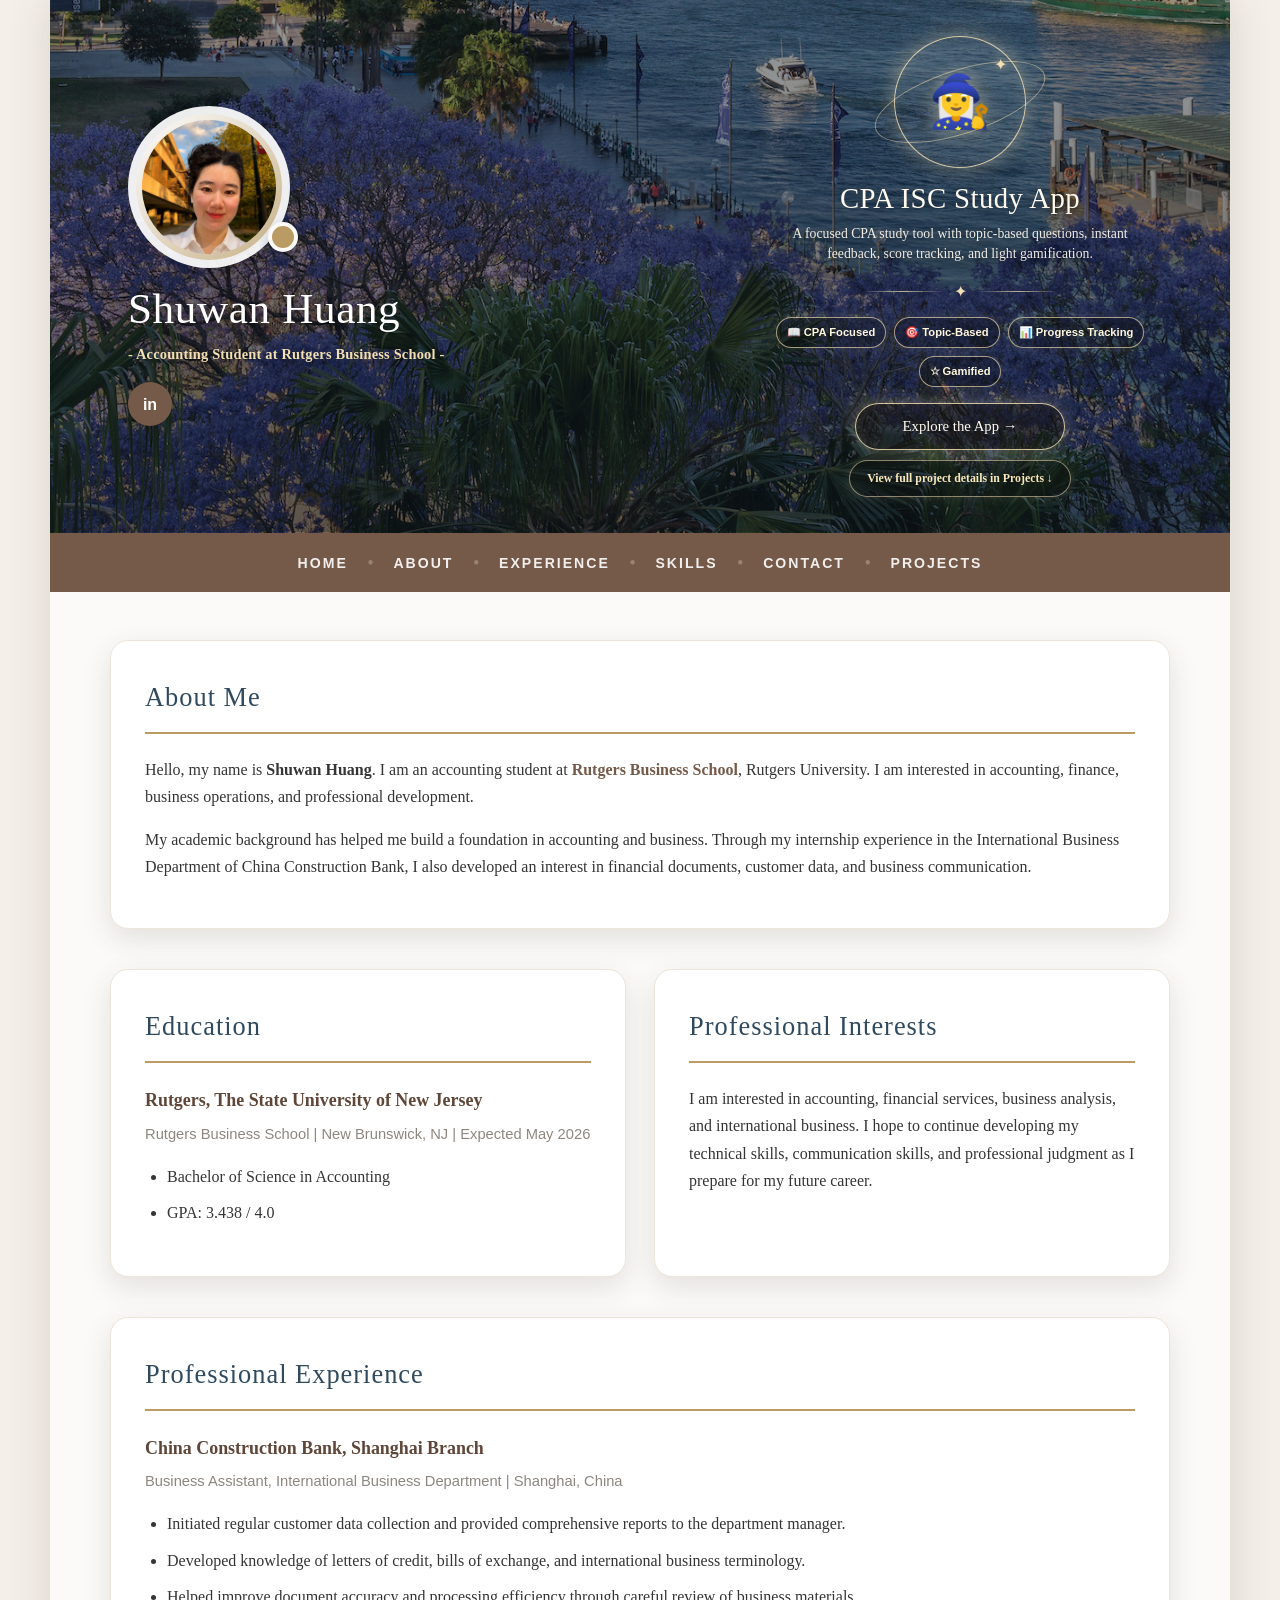
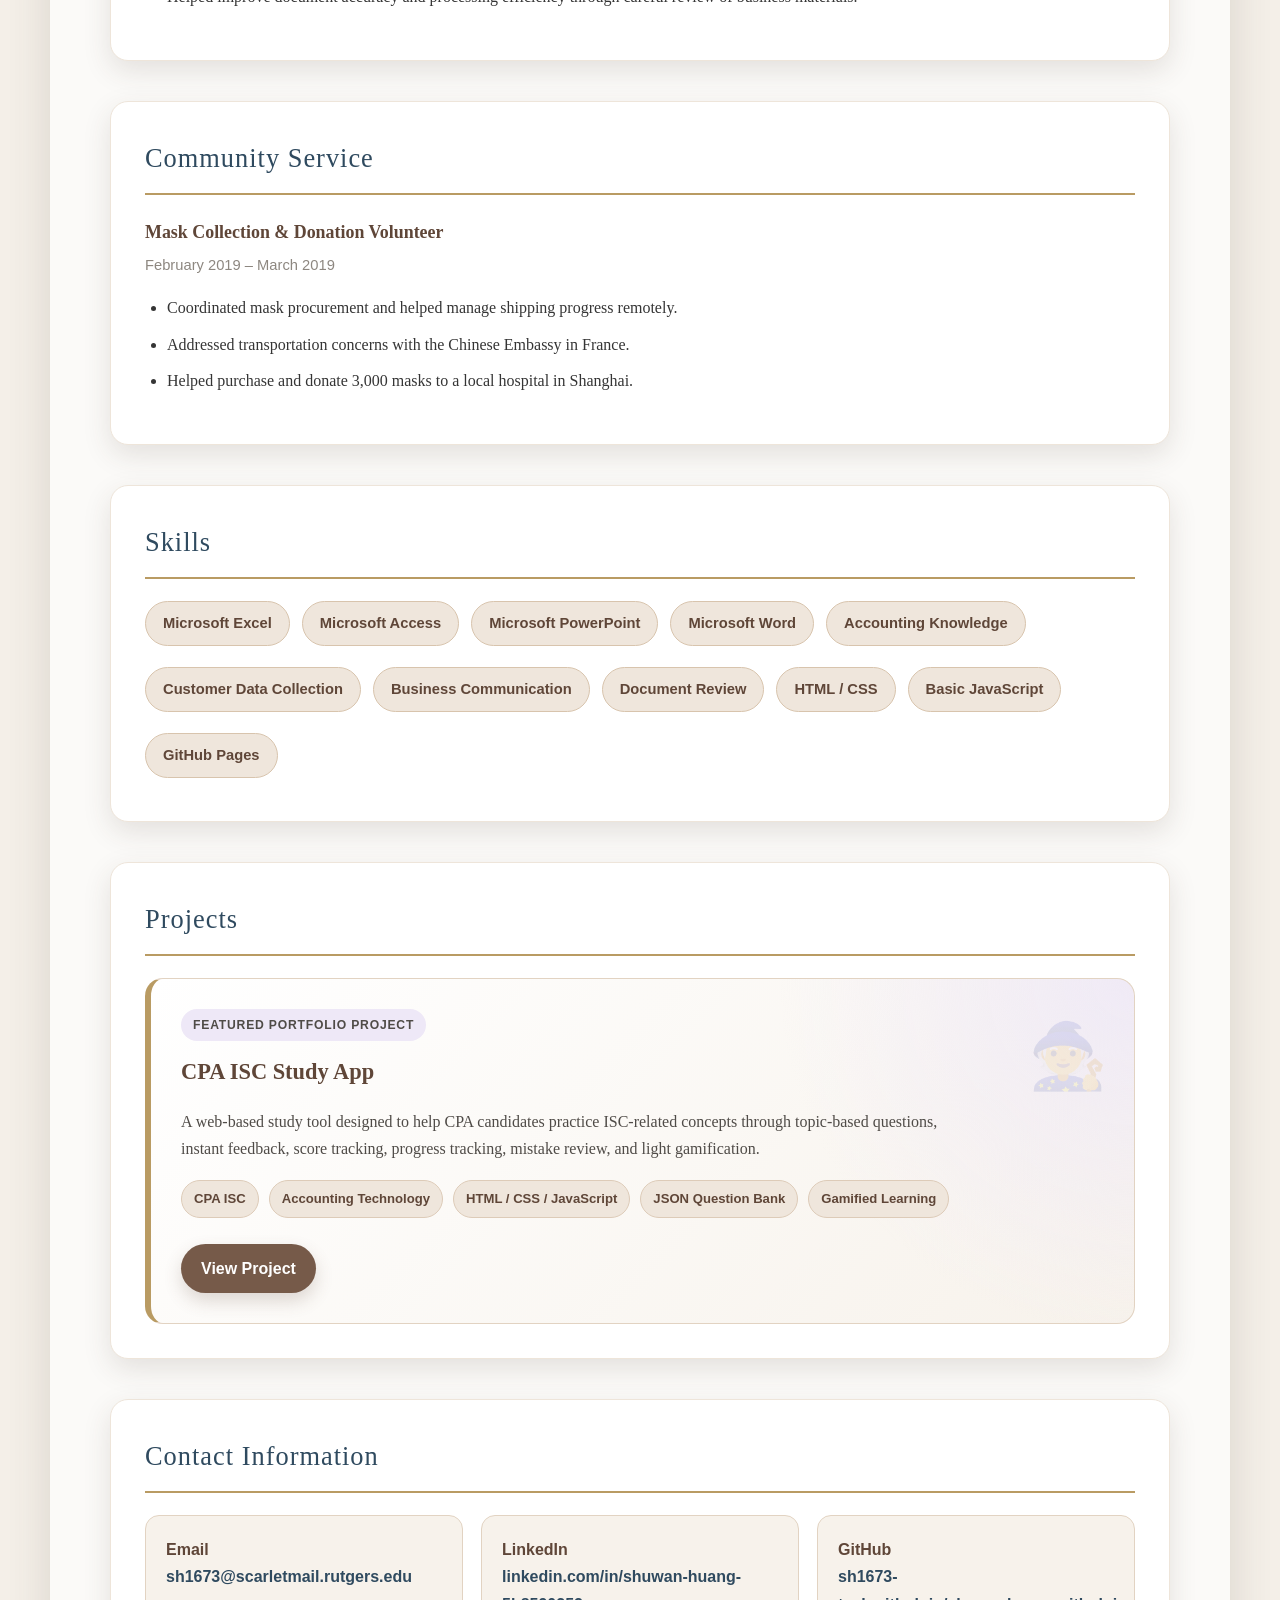
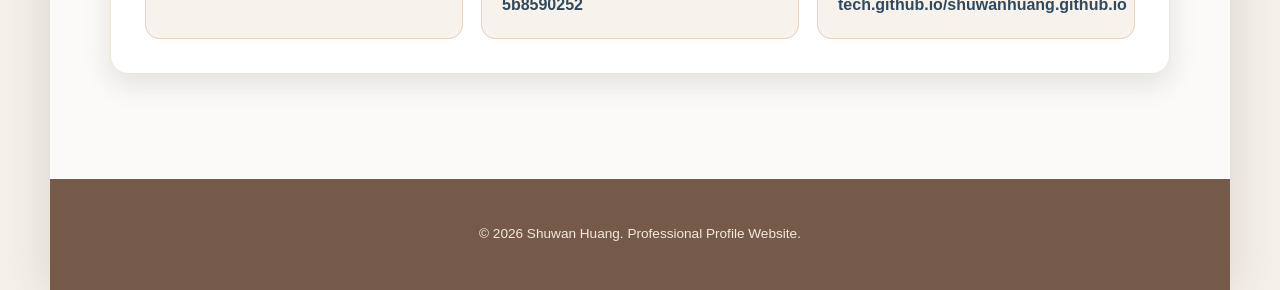
<file: index.html>
<!DOCTYPE html>
<html lang="en">
<head>
    <meta charset="UTF-8">
    <meta name="viewport" content="width=device-width, initial-scale=1.0">
    <title>Professional Profile | Shuwan Huang</title>

    <style>
        :root {
            --cream: #f4efe8;
            --white: #ffffff;
            --warm-brown: #765a49;
            --deep-brown: #5f4638;
            --dark-blue: #2f4a5f;
            --gold: #b99b63;
            --soft-gold: #f2dfb3;
            --text: #353535;
            --muted: #8d8780;
            --light-brown: #efe6dc;
            --lavender: #eee8f7;
            --card-shadow: 0 10px 28px rgba(70, 56, 45, 0.13);
        }

        * {
            box-sizing: border-box;
        }

        html {
            scroll-behavior: smooth;
        }

        body {
            margin: 0;
            font-family: Georgia, "Times New Roman", serif;
            background: var(--cream);
            color: var(--text);
            line-height: 1.7;
        }

        .page {
            max-width: 1180px;
            margin: 0 auto;
            background: var(--white);
            min-height: 100vh;
            box-shadow: 0 0 40px rgba(83, 67, 55, 0.16);
        }

        .hero {
            min-height: 390px;
            background-image:
                linear-gradient(
                    rgba(10, 18, 24, 0.42),
                    rgba(10, 18, 24, 0.62)
                ),
                url("Assets/HeroImage.jpeg");
            background-size: cover;
            background-position: center;
            display: flex;
            align-items: center;
            justify-content: flex-start;
            text-align: left;
            padding: 28px 70px;
            color: white;
            gap: 52px;
        }

        .hero-content {
            max-width: 560px;
            padding: 10px 8px;
            flex: 0 0 420px;
        }

        .profile-wrap {
            position: relative;
            width: 162px;
            height: 162px;
            margin-bottom: 18px;
        }

        .profile-wrap::before {
            content: "";
            position: absolute;
            width: 162px;
            height: 162px;
            border-radius: 50%;
            background: rgba(255, 255, 255, 0.92);
            top: 0;
            left: 0;
            box-shadow: 0 12px 28px rgba(0, 0, 0, 0.24);
            z-index: 0;
        }

        .profile-wrap::after {
            content: "";
            position: absolute;
            width: 22px;
            height: 22px;
            border-radius: 50%;
            background: var(--gold);
            border: 4px solid rgba(255, 255, 255, 0.95);
            right: -8px;
            bottom: 16px;
            z-index: 3;
            box-shadow: 0 6px 14px rgba(0, 0, 0, 0.18);
        }

        .profile-ring {
            position: absolute;
            inset: 8px;
            border-radius: 50%;
            padding: 6px;
            background: linear-gradient(135deg, rgba(255,255,255,0.96), rgba(185,155,99,0.75));
            z-index: 1;
        }

        .profile-img {
            width: 100%;
            height: 100%;
            display: block;
            border-radius: 50%;
            object-fit: cover;
            object-position: center;
            background: #ffffff;
        }

        .hero h1 {
            margin: 0;
            font-size: 2.7rem;
            font-weight: 500;
            letter-spacing: 0.6px;
            color: #ffffff;
            text-shadow: 0 3px 14px rgba(0, 0, 0, 0.35);
            line-height: 1.05;
        }

        .hero .subtitle {
            margin: 10px 0 0;
            font-size: 0.9rem;
            font-weight: 600;
            color: var(--soft-gold);
            text-shadow: 0 2px 10px rgba(0, 0, 0, 0.35);
            white-space: nowrap;
            letter-spacing: 0.2px;
        }

        .social-button {
            display: inline-flex;
            align-items: center;
            justify-content: center;
            margin-top: 16px;
            width: 44px;
            height: 44px;
            border-radius: 50%;
            background: var(--warm-brown);
            color: white;
            font-family: Arial, sans-serif;
            font-weight: bold;
            font-size: 1rem;
            text-decoration: none;
            transition: all 0.3s ease;
            box-shadow: 0 6px 18px rgba(0, 0, 0, 0.22);
        }

        .social-button:hover {
            background: var(--deep-brown);
            transform: translateY(-3px);
            text-decoration: none;
        }

        .hero-feature {
            max-width: 400px;
            margin-left: auto;
            color: #fffaf0;
            text-align: center;
            padding: 8px 8px;
        }

        .app-orbit {
            width: 132px;
            height: 132px;
            margin: 0 auto 14px;
            border-radius: 50%;
            border: 1.5px solid rgba(242, 223, 179, 0.85);
            display: flex;
            align-items: center;
            justify-content: center;
            position: relative;
            background: rgba(255, 255, 255, 0.05);
            box-shadow:
                0 0 22px rgba(242, 223, 179, 0.42),
                inset 0 0 20px rgba(242, 223, 179, 0.12);
        }

        .app-orbit::before {
            content: "";
            position: absolute;
            width: 176px;
            height: 62px;
            border: 1px solid rgba(242, 223, 179, 0.58);
            border-radius: 50%;
            transform: rotate(-18deg);
            opacity: 0.85;
        }

        .app-orbit::after {
            content: "✦";
            position: absolute;
            right: 18px;
            top: 14px;
            color: var(--soft-gold);
            font-size: 1rem;
            text-shadow: 0 0 10px rgba(242, 223, 179, 0.9);
        }

        .app-icon {
            position: relative;
            z-index: 2;
            font-size: 3.2rem;
            line-height: 1;
            filter: drop-shadow(0 0 10px rgba(242, 223, 179, 0.5));
        }

        .hero-feature h2 {
            margin: 0 0 10px;
            color: #fffaf0;
            font-size: 1.8rem;
            font-weight: 500;
            letter-spacing: 0.4px;
            line-height: 1.12;
            text-shadow: 0 3px 14px rgba(0, 0, 0, 0.45);
            border: none;
            padding: 0;
        }

        .hero-feature p {
            margin: 0 auto 14px;
            max-width: 360px;
            color: rgba(255, 250, 240, 0.92);
            font-family: Georgia, "Times New Roman", serif;
            font-size: 0.86rem;
            line-height: 1.45;
            text-shadow: 0 2px 10px rgba(0, 0, 0, 0.45);
        }

        .hero-divider {
            display: flex;
            align-items: center;
            justify-content: center;
            gap: 10px;
            margin: 10px auto 12px;
            color: var(--soft-gold);
        }

        .hero-divider::before,
        .hero-divider::after {
            content: "";
            width: 82px;
            height: 1px;
            background: linear-gradient(90deg, transparent, rgba(242, 223, 179, 0.75), transparent);
        }

        .hero-feature-tags {
            display: flex;
            justify-content: center;
            flex-wrap: wrap;
            gap: 8px;
            padding: 0;
            margin: 0 0 16px;
            list-style: none;
        }

        .hero-feature-tags li {
            margin: 0;
            color: #fff7df;
            border: 1px solid rgba(242, 223, 179, 0.66);
            background: rgba(20, 18, 16, 0.24);
            padding: 5px 10px;
            border-radius: 999px;
            font-family: "Segoe UI", Arial, sans-serif;
            font-size: 0.7rem;
            font-weight: 700;
            box-shadow: 0 0 12px rgba(242, 223, 179, 0.12);
        }

        .hero-project-button {
            display: inline-flex;
            align-items: center;
            justify-content: center;
            gap: 10px;
            min-width: 210px;
            background: rgba(25, 20, 18, 0.42);
            color: #fffaf0;
            padding: 10px 22px;
            border-radius: 999px;
            font-family: Georgia, "Times New Roman", serif;
            font-size: 0.92rem;
            font-weight: 500;
            text-decoration: none;
            border: 1px solid rgba(242, 223, 179, 0.85);
            box-shadow:
                0 0 18px rgba(242, 223, 179, 0.35),
                inset 0 0 12px rgba(242, 223, 179, 0.09);
            transition: all 0.3s ease;
        }

        .hero-project-button:hover {
            transform: translateY(-3px);
            color: #ffffff;
            text-decoration: none;
            background: rgba(95, 70, 56, 0.7);
            box-shadow:
                0 0 26px rgba(242, 223, 179, 0.55),
                inset 0 0 14px rgba(242, 223, 179, 0.15);
        }

        .project-details-link {
            display: inline-flex;
            align-items: center;
            justify-content: center;
            margin-top: 10px;
            padding: 7px 17px;
            border-radius: 999px;
            color: #f8e8ba;
            font-family: Georgia, "Times New Roman", serif;
            font-size: 0.74rem;
            text-decoration: none;
            border: 1px solid rgba(242, 223, 179, 0.55);
            background: rgba(20, 18, 16, 0.28);
            box-shadow: 0 0 12px rgba(242, 223, 179, 0.15);
            transition: all 0.3s ease;
        }

        .project-details-link:hover {
            color: #ffffff;
            background: rgba(95, 70, 56, 0.55);
            text-decoration: none;
            transform: translateY(-2px);
        }

        nav {
            background: var(--warm-brown);
            padding: 16px 20px;
            text-align: center;
            position: sticky;
            top: 0;
            z-index: 10;
        }

        nav a {
            color: white;
            text-decoration: none;
            font-family: "Segoe UI", Arial, sans-serif;
            font-weight: 700;
            letter-spacing: 2px;
            font-size: 0.88rem;
            text-transform: uppercase;
            margin: 0 16px;
            opacity: 0.9;
            transition: all 0.3s ease;
        }

        nav a:hover {
            opacity: 1;
            color: #f2dfb3;
            text-decoration: none;
        }

        nav span {
            color: rgba(255, 255, 255, 0.25);
            font-weight: bold;
        }

        main {
            padding: 48px 60px 65px;
            background: #fbfaf8;
        }

        section {
            margin-bottom: 40px;
            background: white;
            border-radius: 18px;
            padding: 34px;
            box-shadow: var(--card-shadow);
            border: 1px solid #eee5da;
            transition: all 0.3s ease;
        }

        section:hover {
            transform: translateY(-3px);
            box-shadow: 0 14px 34px rgba(70, 56, 45, 0.17);
        }

        h2 {
            margin-top: 0;
            margin-bottom: 22px;
            color: var(--dark-blue);
            font-size: 1.65rem;
            font-weight: 500;
            letter-spacing: 1px;
            border-bottom: 2px solid var(--gold);
            padding-bottom: 12px;
        }

        h3 {
            margin-bottom: 6px;
            color: var(--deep-brown);
            font-size: 1.12rem;
        }

        p {
            margin-bottom: 14px;
        }

        .date-location {
            margin-top: 0;
            color: var(--muted);
            font-family: "Segoe UI", Arial, sans-serif;
            font-size: 0.92rem;
        }

        .highlight {
            color: var(--warm-brown);
            font-weight: 700;
        }

        ul {
            padding-left: 22px;
        }

        li {
            margin-bottom: 9px;
        }

        .two-column {
            display: grid;
            grid-template-columns: 1fr 1fr;
            gap: 28px;
        }

        .skills-list {
            display: flex;
            flex-wrap: wrap;
            gap: 12px;
            list-style: none;
            padding: 0;
            margin: 0;
        }

        .skills-list li {
            background: var(--light-brown);
            color: var(--deep-brown);
            border: 1px solid #d8c4ad;
            padding: 9px 17px;
            border-radius: 999px;
            font-family: "Segoe UI", Arial, sans-serif;
            font-size: 0.92rem;
            font-weight: 600;
        }

        .project-card {
            background:
                radial-gradient(circle at top right, rgba(238, 232, 247, 0.85), transparent 34%),
                linear-gradient(135deg, #ffffff, #f7f2eb);
            border: 1px solid #e2d3c2;
            border-left: 6px solid var(--gold);
            border-radius: 18px;
            padding: 30px;
            position: relative;
            overflow: hidden;
            transition: all 0.3s ease;
        }

        .project-card::after {
            content: "🧙";
            position: absolute;
            right: 26px;
            top: 24px;
            font-size: 4rem;
            opacity: 0.12;
        }

        .project-card:hover {
            transform: translateY(-4px);
            box-shadow: 0 14px 30px rgba(70, 56, 45, 0.16);
        }

        .project-label {
            display: inline-block;
            margin: 0 0 12px;
            padding: 6px 12px;
            border-radius: 999px;
            background: var(--lavender);
            color: var(--deep-brown);
            font-family: "Segoe UI", Arial, sans-serif;
            font-weight: 800;
            font-size: 0.76rem;
            letter-spacing: 0.8px;
            text-transform: uppercase;
        }

        .project-card h3 {
            margin-top: 0;
            margin-bottom: 10px;
            color: var(--deep-brown);
            font-size: 1.4rem;
        }

        .project-card p {
            max-width: 780px;
            color: #4f4b47;
        }

        .project-tags {
            display: flex;
            flex-wrap: wrap;
            gap: 10px;
            margin: 18px 0;
            padding: 0;
            list-style: none;
        }

        .project-tags li {
            margin: 0;
            background: #efe6dc;
            color: var(--deep-brown);
            border: 1px solid #ddcbb8;
            padding: 7px 12px;
            border-radius: 999px;
            font-family: "Segoe UI", Arial, sans-serif;
            font-size: 0.82rem;
            font-weight: 700;
        }

        .project-button {
            display: inline-block;
            margin-top: 8px;
            background: var(--warm-brown);
            color: white;
            padding: 11px 20px;
            border-radius: 999px;
            text-decoration: none;
            font-family: "Segoe UI", Arial, sans-serif;
            font-weight: 800;
            box-shadow: 0 8px 18px rgba(95, 70, 56, 0.2);
            transition: all 0.3s ease;
        }

        .project-button:hover {
            background: var(--deep-brown);
            color: white;
            transform: translateY(-3px);
            text-decoration: none;
        }

        .contact-grid {
            display: grid;
            grid-template-columns: repeat(auto-fit, minmax(230px, 1fr));
            gap: 18px;
            font-family: "Segoe UI", Arial, sans-serif;
        }

        .contact-card {
            background: #f7f2eb;
            padding: 20px;
            border-radius: 14px;
            border: 1px solid #e2d3c2;
            transition: all 0.3s ease;
        }

        .contact-card:hover {
            transform: translateY(-3px);
            box-shadow: 0 8px 18px rgba(70, 56, 45, 0.12);
        }

        .contact-card strong {
            color: var(--deep-brown);
        }

        a {
            color: var(--dark-blue);
            text-decoration: none;
            font-weight: 600;
        }

        a:hover {
            color: var(--warm-brown);
            text-decoration: underline;
        }

        footer {
            text-align: center;
            padding: 30px 20px;
            background: var(--warm-brown);
            color: #f1e8df;
            font-family: "Segoe UI", Arial, sans-serif;
            font-size: 0.85rem;
        }

        @media (max-width: 980px) {
            .hero {
                padding: 28px 34px;
                gap: 28px;
            }

            .hero-content {
                flex: 0 0 360px;
            }

            .hero h1 {
                font-size: 2.35rem;
            }

            .hero .subtitle {
                font-size: 0.82rem;
            }
        }

        @media (max-width: 900px) {
            .hero {
                flex-direction: column;
                align-items: center;
                justify-content: center;
                text-align: center;
                padding: 34px 26px;
                gap: 22px;
            }

            .hero-content {
                flex: unset;
                max-width: 100%;
            }

            .profile-wrap {
                margin: 0 auto 18px;
            }

            .hero-feature {
                margin-left: 0;
                max-width: 520px;
                width: 100%;
            }

            .hero .subtitle {
                white-space: normal;
            }
        }

        @media (max-width: 768px) {
            .hero {
                min-height: 380px;
                padding: 28px 22px;
            }

            .profile-wrap {
                width: 132px;
                height: 132px;
                margin: 0 auto 16px;
            }

            .profile-wrap::before {
                width: 132px;
                height: 132px;
            }

            .profile-ring {
                inset: 7px;
                padding: 5px;
            }

            .hero h1 {
                font-size: 2.1rem;
            }

            .hero .subtitle {
                font-size: 0.86rem;
                white-space: normal;
            }

            .social-button {
                width: 40px;
                height: 40px;
                font-size: 0.95rem;
                margin-top: 14px;
            }

            .app-orbit {
                width: 118px;
                height: 118px;
            }

            .app-orbit::before {
                width: 158px;
                height: 56px;
            }

            .app-icon {
                font-size: 2.8rem;
            }

            .hero-feature h2 {
                font-size: 1.55rem;
            }

            .hero-feature p {
                font-size: 0.82rem;
            }

            nav a {
                display: inline-block;
                margin: 7px 9px;
                font-size: 0.78rem;
            }

            nav span {
                display: none;
            }

            main {
                padding: 35px 20px;
            }

            .two-column {
                grid-template-columns: 1fr;
            }

            section {
                padding: 26px;
            }

            .project-card {
                padding: 24px;
            }
        }
    </style>
</head>

<body>
    <div class="page">

        <header class="hero">
            <div class="hero-content">

                <div class="profile-wrap">
                    <div class="profile-ring">
                        <img src="Assets/ProfilePic.jpeg" alt="Shuwan Huang Profile Picture" class="profile-img">
                    </div>
                </div>

                <h1>Shuwan Huang</h1>
                <p class="subtitle">- Accounting Student at Rutgers Business School -</p>

                <a class="social-button"
                   href="https://www.linkedin.com/in/shuwan-huang-5b8590252"
                   target="_blank"
                   aria-label="LinkedIn Profile">
                    in
                </a>
            </div>

            <div class="hero-feature">
                <div class="app-orbit">
                    <div class="app-icon">🧙‍♀️</div>
                </div>

                <h2>CPA ISC Study App</h2>

                <p>
                    A focused CPA study tool with topic-based questions,
                    instant feedback, score tracking, and light gamification.
                </p>

                <div class="hero-divider">✦</div>

                <ul class="hero-feature-tags">
                    <li>📖 CPA Focused</li>
                    <li>🎯 Topic-Based</li>
                    <li>📊 Progress Tracking</li>
                    <li>☆ Gamified</li>
                </ul>

                <a class="hero-project-button"
                   href="cpa-isc-study-app/index.html"
                   target="_blank">
                    Explore the App →
                </a>

                <br>

                <a class="project-details-link"
                   href="#projects">
                    View full project details in Projects ↓
                </a>
            </div>
        </header>

        <nav>
            <a href="#about">Home</a>
            <span>•</span>
            <a href="#education">About</a>
            <span>•</span>
            <a href="#experience">Experience</a>
            <span>•</span>
            <a href="#skills">Skills</a>
            <span>•</span>
            <a href="#contact">Contact</a>
            <span>•</span>
            <a href="#projects">Projects</a>
        </nav>

        <main>
            <section id="about">
                <h2>About Me</h2>

                <p>
                    Hello, my name is <strong>Shuwan Huang</strong>. I am an accounting student at
                    <span class="highlight">Rutgers Business School</span>, Rutgers University.
                    I am interested in accounting, finance, business operations, and professional development.
                </p>

                <p>
                    My academic background has helped me build a foundation in accounting and business.
                    Through my internship experience in the International Business Department of China Construction Bank,
                    I also developed an interest in financial documents, customer data, and business communication.
                </p>
            </section>

            <div class="two-column">
                <section id="education">
                    <h2>Education</h2>

                    <h3>Rutgers, The State University of New Jersey</h3>
                    <p class="date-location">
                        Rutgers Business School | New Brunswick, NJ | Expected May 2026
                    </p>

                    <ul>
                        <li>Bachelor of Science in Accounting</li>
                        <li>GPA: 3.438 / 4.0</li>
                    </ul>
                </section>

                <section id="interests">
                    <h2>Professional Interests</h2>

                    <p>
                        I am interested in accounting, financial services, business analysis,
                        and international business. I hope to continue developing my technical skills,
                        communication skills, and professional judgment as I prepare for my future career.
                    </p>
                </section>
            </div>

            <section id="experience">
                <h2>Professional Experience</h2>

                <h3>China Construction Bank, Shanghai Branch</h3>
                <p class="date-location">
                    Business Assistant, International Business Department | Shanghai, China
                </p>

                <ul>
                    <li>Initiated regular customer data collection and provided comprehensive reports to the department manager.</li>
                    <li>Developed knowledge of letters of credit, bills of exchange, and international business terminology.</li>
                    <li>Helped improve document accuracy and processing efficiency through careful review of business materials.</li>
                </ul>
            </section>

            <section id="service">
                <h2>Community Service</h2>

                <h3>Mask Collection & Donation Volunteer</h3>
                <p class="date-location">February 2019 – March 2019</p>

                <ul>
                    <li>Coordinated mask procurement and helped manage shipping progress remotely.</li>
                    <li>Addressed transportation concerns with the Chinese Embassy in France.</li>
                    <li>Helped purchase and donate 3,000 masks to a local hospital in Shanghai.</li>
                </ul>
            </section>

            <section id="skills">
                <h2>Skills</h2>

                <ul class="skills-list">
                    <li>Microsoft Excel</li>
                    <li>Microsoft Access</li>
                    <li>Microsoft PowerPoint</li>
                    <li>Microsoft Word</li>
                    <li>Accounting Knowledge</li>
                    <li>Customer Data Collection</li>
                    <li>Business Communication</li>
                    <li>Document Review</li>
                    <li>HTML / CSS</li>
                    <li>Basic JavaScript</li>
                    <li>GitHub Pages</li>
                </ul>
            </section>

            <section id="projects">
                <h2>Projects</h2>

                <div class="project-card">
                    <p class="project-label">Featured Portfolio Project</p>

                    <h3>CPA ISC Study App</h3>

                    <p>
                        A web-based study tool designed to help CPA candidates practice ISC-related concepts
                        through topic-based questions, instant feedback, score tracking, progress tracking,
                        mistake review, and light gamification.
                    </p>

                    <ul class="project-tags">
                        <li>CPA ISC</li>
                        <li>Accounting Technology</li>
                        <li>HTML / CSS / JavaScript</li>
                        <li>JSON Question Bank</li>
                        <li>Gamified Learning</li>
                    </ul>

                    <a class="project-button"
                       href="cpa-isc-study-app/index.html"
                       target="_blank">
                        View Project
                    </a>
                </div>
            </section>

            <section id="contact">
                <h2>Contact Information</h2>

                <div class="contact-grid">
                    <div class="contact-card">
                        <strong>Email</strong><br>
                        <a href="mailto:sh1673@scarletmail.rutgers.edu">
                            sh1673@scarletmail.rutgers.edu
                        </a>
                    </div>

                    <div class="contact-card">
                        <strong>LinkedIn</strong><br>
                        <a href="https://www.linkedin.com/in/shuwan-huang-5b8590252" target="_blank">
                            linkedin.com/in/shuwan-huang-5b8590252
                        </a>
                    </div>

                    <div class="contact-card">
                        <strong>GitHub</strong><br>
                        <a href="https://sh1673-tech.github.io/shuwanhuang.github.io/" target="_blank">
                            sh1673-tech.github.io/shuwanhuang.github.io
                        </a>
                    </div>
                </div>
            </section>
        </main>

        <footer>
            <p>&copy; 2026 Shuwan Huang. Professional Profile Website.</p>
        </footer>

    </div>
</body>
</html>
</file>
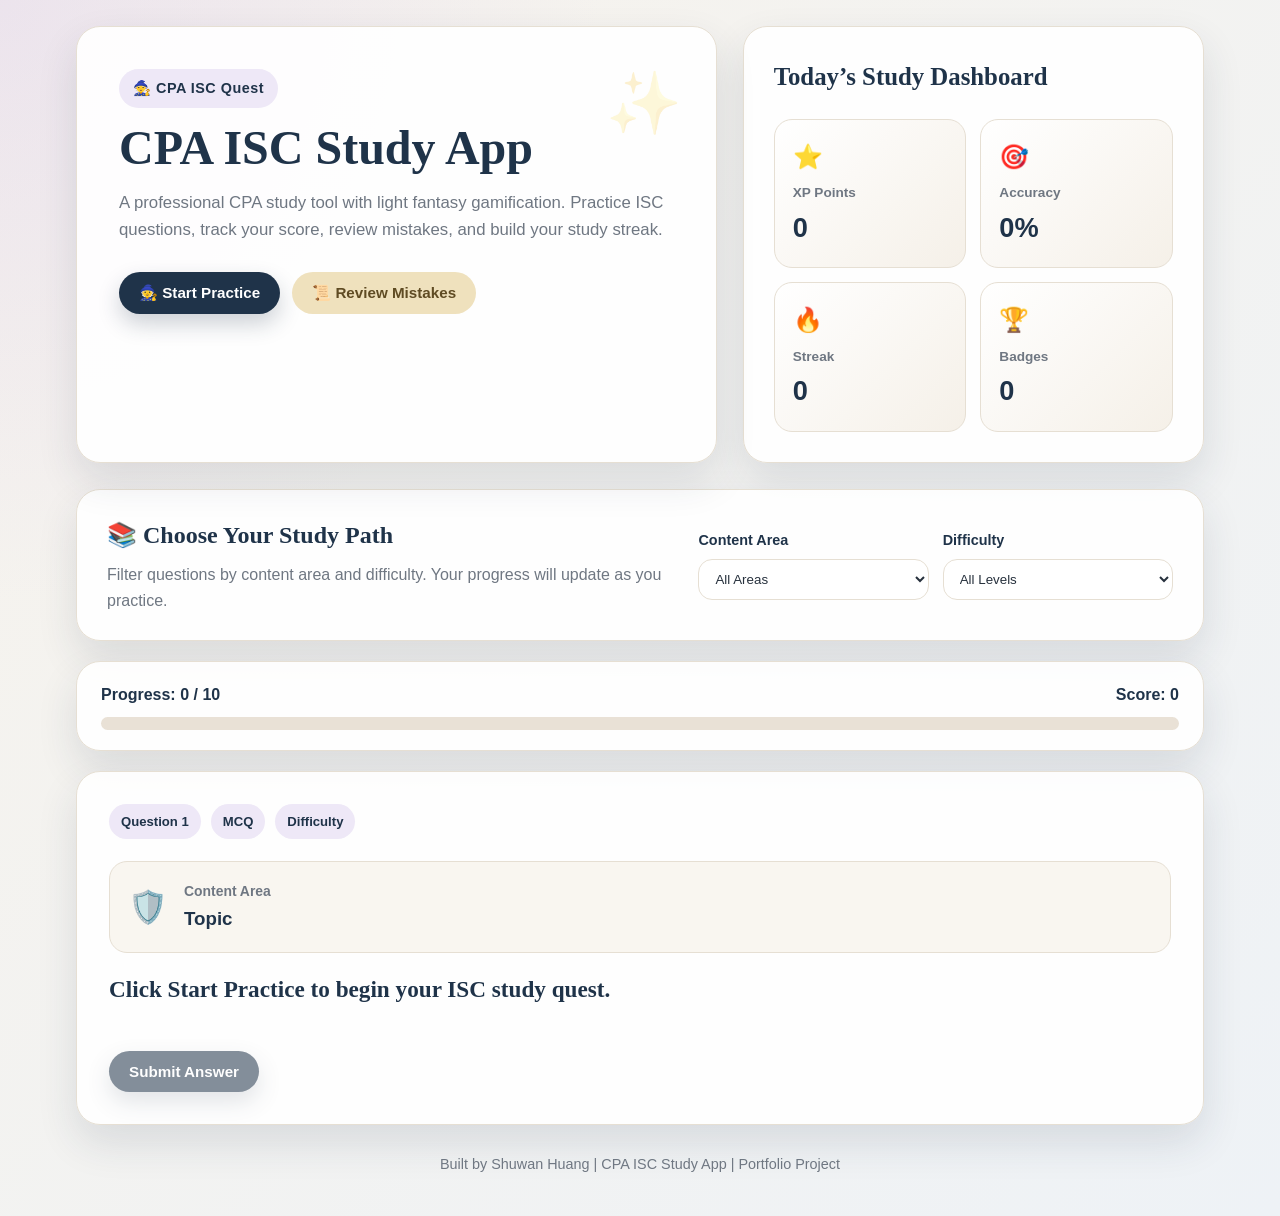
<file: cpa-isc-study-app/index.html>
<!DOCTYPE html>
<html lang="en">
<head>
    <meta charset="UTF-8" />
    <meta name="viewport" content="width=device-width, initial-scale=1.0" />
    <title>CPA ISC Study App</title>

    <link rel="stylesheet" href="style.css" />
</head>

<body>
    <div class="app-shell">

        <header class="hero">
            <div class="hero-text">
                <p class="eyebrow">🧙 CPA ISC Quest</p>
                <h1>CPA ISC Study App</h1>
                <p class="hero-description">
                    A professional CPA study tool with light fantasy gamification.
                    Practice ISC questions, track your score, review mistakes, and build your study streak.
                </p>

                <div class="hero-actions">
                    <button id="startBtn" class="primary-btn">🧙 Start Practice</button>
                    <button id="reviewBtn" class="secondary-btn">📜 Review Mistakes</button>
                </div>
            </div>

            <div class="hero-card">
                <h2>Today’s Study Dashboard</h2>

                <div class="stats-grid">
                    <div class="stat-card">
                        <span class="stat-icon">⭐</span>
                        <p>XP Points</p>
                        <strong id="xpDisplay">0</strong>
                    </div>

                    <div class="stat-card">
                        <span class="stat-icon">🎯</span>
                        <p>Accuracy</p>
                        <strong id="accuracyDisplay">0%</strong>
                    </div>

                    <div class="stat-card">
                        <span class="stat-icon">🔥</span>
                        <p>Streak</p>
                        <strong id="streakDisplay">0</strong>
                    </div>

                    <div class="stat-card">
                        <span class="stat-icon">🏆</span>
                        <p>Badges</p>
                        <strong id="badgeDisplay">0</strong>
                    </div>
                </div>
            </div>
        </header>

        <main>
            <section class="control-panel">
                <div>
                    <h2>📚 Choose Your Study Path</h2>
                    <p>
                        Filter questions by content area and difficulty. Your progress will update as you practice.
                    </p>
                </div>

                <div class="filters">
                    <label>
                        Content Area
                        <select id="contentFilter">
                            <option value="all">All Areas</option>
                            <option value="Information Systems and Data Management">Information Systems and Data Management</option>
                            <option value="Security, Confidentiality, and Privacy">Security, Confidentiality, and Privacy</option>
                            <option value="SOC Engagements">SOC Engagements</option>
                        </select>
                    </label>

                    <label>
                        Difficulty
                        <select id="difficultyFilter">
                            <option value="all">All Levels</option>
                            <option value="Easy">Easy</option>
                            <option value="Medium">Medium</option>
                            <option value="Hard">Hard</option>
                        </select>
                    </label>
                </div>
            </section>

            <section class="progress-section">
                <div class="progress-header">
                    <span id="progressText">Progress: 0 / 0</span>
                    <span id="scoreText">Score: 0</span>
                </div>

                <div class="progress-bar">
                    <div id="progressFill" class="progress-fill"></div>
                </div>
            </section>

            <section id="quizCard" class="quiz-card">
                <div class="question-meta">
                    <span id="questionNumber">Question 1</span>
                    <span id="questionType">MCQ</span>
                    <span id="questionDifficulty">Difficulty</span>
                </div>

                <div class="topic-row">
                    <span id="questionEmoji">🛡️</span>
                    <div>
                        <p id="contentAreaLabel">Content Area</p>
                        <h3 id="topicLabel">Topic</h3>
                    </div>
                </div>

                <h2 id="questionText">
                    Click Start Practice to begin your ISC study quest.
                </h2>

                <div id="choicesContainer" class="choices-container">
                    <!-- Choices will be loaded by app.js -->
                </div>

                <div id="feedbackBox" class="feedback-box hidden">
                    <h3 id="feedbackTitle"></h3>
                    <p id="feedbackExplanation"></p>
                    <div id="whyWrongBox"></div>
                </div>

                <div class="quiz-actions">
                    <button id="submitBtn" class="primary-btn" disabled>Submit Answer</button>
                    <button id="nextBtn" class="secondary-btn hidden">Next Question</button>
                </div>
            </section>

            <section id="resultCard" class="result-card hidden">
                <h2>🎉 Quest Complete!</h2>
                <p id="finalScoreText"></p>
                <p id="finalAccuracyText"></p>
                <p id="finalMessage"></p>

                <div id="badgeUnlocked" class="badge-box hidden">
                    🏆 New Badge Unlocked!
                </div>

                <button id="restartBtn" class="primary-btn">Restart Practice</button>
            </section>

            <section id="reviewSection" class="review-section hidden">
                <h2>📜 Scroll Review: Mistake List</h2>
                <p>
                    Questions you missed will appear here so you can review them later.
                </p>

                <div id="mistakesContainer" class="mistakes-container">
                    <!-- Mistakes will be loaded by app.js -->
                </div>
            </section>
        </main>

        <footer>
            <p>
                Built by Shuwan Huang | CPA ISC Study App | Portfolio Project
            </p>
        </footer>
    </div>

    <div id="confettiLayer" class="confetti-layer"></div>

    <script src="app.js"></script>
</body>
</html>
</file>
<file: cpa-isc-study-app/style.css>
:root {
    --navy: #1f3349;
    --navy-light: #2f4a67;
    --cream: #f7f3ec;
    --paper: #ffffff;
    --soft-gold: #c6a96b;
    --gold-light: #efe1bd;
    --lavender: #eee8f7;
    --lavender-deep: #d7c7ee;
    --green: #3f7d5b;
    --red: #b85c5c;
    --amber: #c58a32;
    --text: #27313d;
    --muted: #6f7782;
    --border: #e6dfd3;
    --shadow: 0 18px 40px rgba(31, 51, 73, 0.12);
}

* {
    box-sizing: border-box;
}

body {
    margin: 0;
    font-family: "Segoe UI", Arial, sans-serif;
    background:
        radial-gradient(circle at top left, rgba(215, 199, 238, 0.35), transparent 34%),
        linear-gradient(135deg, #f7f3ec, #eef2f6);
    color: var(--text);
    line-height: 1.6;
}

button,
select {
    font-family: inherit;
}

.app-shell {
    max-width: 1180px;
    margin: 0 auto;
    min-height: 100vh;
    padding: 26px;
}

.hero {
    display: grid;
    grid-template-columns: 1.25fr 0.9fr;
    gap: 26px;
    align-items: stretch;
    margin-bottom: 26px;
}

.hero-text,
.hero-card,
.control-panel,
.progress-section,
.quiz-card,
.result-card,
.review-section {
    background: rgba(255, 255, 255, 0.92);
    border: 1px solid var(--border);
    border-radius: 24px;
    box-shadow: var(--shadow);
}

.hero-text {
    padding: 42px;
    position: relative;
    overflow: hidden;
}

.hero-text::after {
    content: "✨";
    position: absolute;
    right: 34px;
    top: 28px;
    font-size: 3.8rem;
    opacity: 0.18;
}

.eyebrow {
    display: inline-block;
    margin: 0 0 14px;
    padding: 8px 14px;
    border-radius: 999px;
    background: var(--lavender);
    color: var(--navy);
    font-weight: 700;
    font-size: 0.9rem;
    letter-spacing: 0.5px;
}

h1 {
    margin: 0 0 16px;
    font-family: Georgia, "Times New Roman", serif;
    font-size: 3rem;
    line-height: 1.08;
    color: var(--navy);
}

.hero-description {
    max-width: 680px;
    margin: 0;
    color: var(--muted);
    font-size: 1.05rem;
}

.hero-actions {
    display: flex;
    flex-wrap: wrap;
    gap: 12px;
    margin-top: 28px;
}

.primary-btn,
.secondary-btn {
    border: none;
    border-radius: 999px;
    padding: 12px 20px;
    font-weight: 800;
    cursor: pointer;
    transition: all 0.25s ease;
    font-size: 0.95rem;
}

.primary-btn {
    background: var(--navy);
    color: white;
    box-shadow: 0 10px 22px rgba(31, 51, 73, 0.22);
}

.primary-btn:hover:not(:disabled) {
    transform: translateY(-2px);
    background: var(--navy-light);
}

.secondary-btn {
    background: var(--gold-light);
    color: #5f4b23;
}

.secondary-btn:hover:not(:disabled) {
    transform: translateY(-2px);
    background: #ead7a8;
}

button:disabled {
    cursor: not-allowed;
    opacity: 0.55;
}

.hero-card {
    padding: 30px;
}

.hero-card h2 {
    margin: 0 0 22px;
    color: var(--navy);
    font-family: Georgia, "Times New Roman", serif;
    font-size: 1.55rem;
}

.stats-grid {
    display: grid;
    grid-template-columns: 1fr 1fr;
    gap: 14px;
}

.stat-card {
    background: linear-gradient(135deg, #ffffff, #f5f0e8);
    border: 1px solid var(--border);
    border-radius: 18px;
    padding: 18px;
}

.stat-icon {
    font-size: 1.5rem;
}

.stat-card p {
    margin: 6px 0 2px;
    color: var(--muted);
    font-size: 0.85rem;
    font-weight: 700;
}

.stat-card strong {
    font-size: 1.7rem;
    color: var(--navy);
}

main {
    display: grid;
    gap: 20px;
}

.control-panel {
    padding: 26px 30px;
    display: grid;
    grid-template-columns: 1.2fr 1fr;
    gap: 22px;
    align-items: center;
}

.control-panel h2,
.quiz-card h2,
.result-card h2,
.review-section h2 {
    margin: 0 0 8px;
    color: var(--navy);
    font-family: Georgia, "Times New Roman", serif;
}

.control-panel p,
.review-section p {
    margin: 0;
    color: var(--muted);
}

.filters {
    display: grid;
    grid-template-columns: 1fr 1fr;
    gap: 14px;
}

label {
    display: grid;
    gap: 7px;
    color: var(--navy);
    font-weight: 800;
    font-size: 0.9rem;
}

select {
    width: 100%;
    border: 1px solid var(--border);
    border-radius: 14px;
    padding: 11px 12px;
    background: white;
    color: var(--text);
    outline: none;
}

select:focus {
    border-color: var(--soft-gold);
    box-shadow: 0 0 0 4px rgba(198, 169, 107, 0.18);
}

.progress-section {
    padding: 20px 24px;
}

.progress-header {
    display: flex;
    justify-content: space-between;
    gap: 14px;
    margin-bottom: 10px;
    color: var(--navy);
    font-weight: 800;
}

.progress-bar {
    height: 13px;
    background: #e9e1d6;
    border-radius: 999px;
    overflow: hidden;
}

.progress-fill {
    width: 0%;
    height: 100%;
    background: linear-gradient(90deg, var(--soft-gold), var(--lavender-deep));
    border-radius: 999px;
    transition: width 0.35s ease;
}

.quiz-card {
    padding: 32px;
}

.question-meta {
    display: flex;
    flex-wrap: wrap;
    gap: 10px;
    margin-bottom: 22px;
}

.question-meta span {
    padding: 7px 12px;
    border-radius: 999px;
    background: var(--lavender);
    color: var(--navy);
    font-weight: 800;
    font-size: 0.82rem;
}

.topic-row {
    display: flex;
    align-items: center;
    gap: 16px;
    margin-bottom: 20px;
    padding: 18px;
    background: #f9f6f0;
    border: 1px solid var(--border);
    border-radius: 18px;
}

#questionEmoji {
    font-size: 2rem;
}

#contentAreaLabel {
    margin: 0;
    color: var(--muted);
    font-size: 0.87rem;
    font-weight: 700;
}

#topicLabel {
    margin: 2px 0 0;
    color: var(--navy);
}

#questionText {
    margin: 0 0 22px;
    font-size: 1.45rem;
    line-height: 1.45;
}

.choices-container {
    display: grid;
    gap: 12px;
}

.choice-btn {
    width: 100%;
    border: 1px solid var(--border);
    background: white;
    border-radius: 18px;
    padding: 15px 16px;
    text-align: left;
    cursor: pointer;
    color: var(--text);
    font-size: 1rem;
    transition: all 0.22s ease;
}

.choice-btn:hover {
    transform: translateY(-2px);
    border-color: var(--soft-gold);
    box-shadow: 0 10px 22px rgba(31, 51, 73, 0.08);
}

.choice-btn.selected {
    border-color: var(--navy);
    background: #eef3f8;
    box-shadow: 0 0 0 4px rgba(31, 51, 73, 0.08);
}

.choice-btn.correct {
    border-color: var(--green);
    background: rgba(63, 125, 91, 0.12);
}

.choice-btn.incorrect {
    border-color: var(--red);
    background: rgba(184, 92, 92, 0.12);
}

.feedback-box {
    margin-top: 20px;
    padding: 20px;
    border-radius: 18px;
    border: 1px solid var(--border);
    background: #fbfaf7;
}

.feedback-box.correct-feedback {
    border-color: rgba(63, 125, 91, 0.4);
    background: rgba(63, 125, 91, 0.1);
}

.feedback-box.incorrect-feedback {
    border-color: rgba(184, 92, 92, 0.4);
    background: rgba(184, 92, 92, 0.1);
}

.feedback-box h3 {
    margin: 0 0 8px;
}

.feedback-box p {
    margin: 0;
}

#whyWrongBox {
    margin-top: 12px;
    color: var(--muted);
    font-size: 0.95rem;
}

.quiz-actions {
    display: flex;
    gap: 12px;
    margin-top: 22px;
}

.result-card,
.review-section {
    padding: 30px;
}

.result-card p {
    color: var(--muted);
    font-size: 1.05rem;
}

.badge-box {
    display: inline-block;
    margin: 12px 0 20px;
    padding: 12px 16px;
    border-radius: 16px;
    background: var(--gold-light);
    color: #5f4b23;
    font-weight: 900;
}

.mistakes-container {
    display: grid;
    gap: 14px;
    margin-top: 18px;
}

.mistake-card {
    padding: 18px;
    border: 1px solid var(--border);
    border-radius: 18px;
    background: #fff;
}

.mistake-card strong {
    color: var(--navy);
}

.hidden {
    display: none !important;
}

footer {
    margin-top: 28px;
    text-align: center;
    color: var(--muted);
    font-size: 0.9rem;
}

.confetti-layer {
    pointer-events: none;
    position: fixed;
    inset: 0;
    overflow: hidden;
    z-index: 9999;
}

.confetti-piece {
    position: absolute;
    top: -20px;
    width: 10px;
    height: 16px;
    border-radius: 3px;
    animation: fall 1.7s ease-out forwards;
}

@keyframes fall {
    0% {
        transform: translateY(0) rotate(0deg);
        opacity: 1;
    }

    100% {
        transform: translateY(105vh) rotate(540deg);
        opacity: 0;
    }
}

@media (max-width: 850px) {
    .app-shell {
        padding: 16px;
    }

    .hero {
        grid-template-columns: 1fr;
    }

    h1 {
        font-size: 2.35rem;
    }

    .hero-text,
    .hero-card,
    .control-panel,
    .quiz-card,
    .result-card,
    .review-section {
        padding: 24px;
    }

    .control-panel {
        grid-template-columns: 1fr;
    }

    .filters {
        grid-template-columns: 1fr;
    }

    .stats-grid {
        grid-template-columns: 1fr 1fr;
    }
}

@media (max-width: 520px) {
    .stats-grid {
        grid-template-columns: 1fr;
    }

    .progress-header,
    .quiz-actions {
        flex-direction: column;
    }

    .primary-btn,
    .secondary-btn {
        width: 100%;
    }
}
</file>
